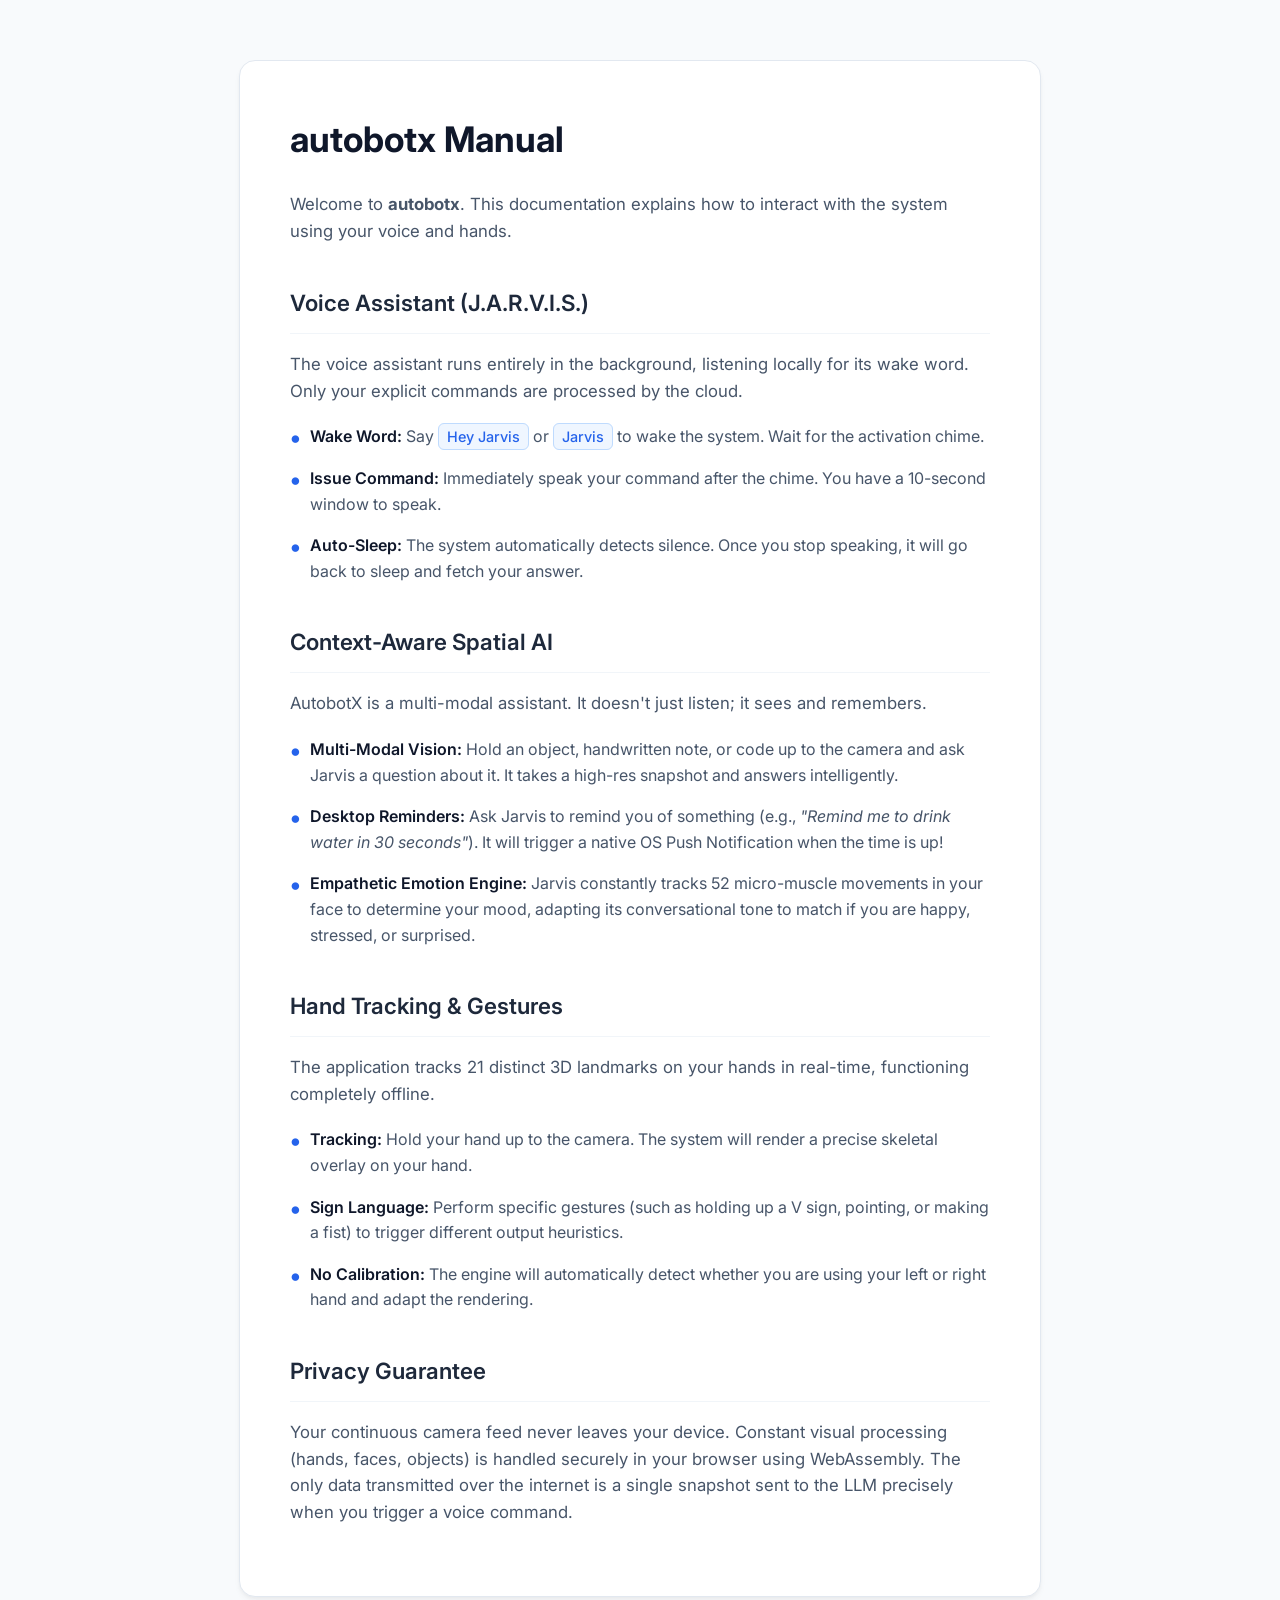
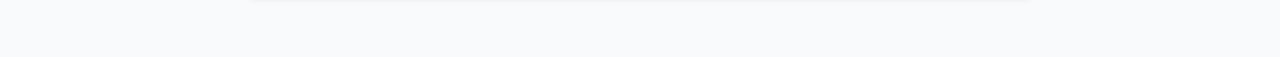
<file: web_app/public/about.html>
<!DOCTYPE html>
<html lang="en">
<head>
    <meta charset="UTF-8">
    <meta name="viewport" content="width=device-width, initial-scale=1.0">
    <title>autobotx - Manual</title>
    <link href="https://fonts.googleapis.com/css2?family=Inter:wght@400;500;600;700&display=swap" rel="stylesheet">
    <style>
        body {
            font-family: 'Inter', -apple-system, BlinkMacSystemFont, "Segoe UI", Roboto, sans-serif;
            background-color: #f8fafc;
            color: #0f172a;
            margin: 0;
            padding: 60px 20px;
            line-height: 1.6;
        }
        .container {
            max-width: 700px;
            margin: 0 auto;
            background: #ffffff;
            padding: 50px;
            border-radius: 16px;
            box-shadow: 0 4px 6px -1px rgba(0, 0, 0, 0.05), 0 2px 4px -1px rgba(0, 0, 0, 0.03);
            border: 1px solid #e2e8f0;
        }
        h1 {
            color: #0f172a;
            margin-top: 0;
            margin-bottom: 24px;
            font-size: 2.2rem;
            font-weight: 700;
        }
        h2 {
            color: #1e293b;
            margin-top: 40px;
            margin-bottom: 16px;
            font-size: 1.4rem;
            font-weight: 600;
            border-bottom: 1px solid #f1f5f9;
            padding-bottom: 12px;
        }
        p {
            color: #475569;
            font-size: 1.05rem;
            margin-bottom: 20px;
        }
        ul {
            list-style: none;
            padding-left: 0;
            margin-bottom: 30px;
        }
        li {
            margin-bottom: 16px;
            padding-left: 20px;
            position: relative;
            color: #475569;
        }
        li::before {
            content: "•";
            color: #2563eb;
            font-weight: bold;
            font-size: 1.5em;
            position: absolute;
            left: 0;
            top: -5px;
        }
        li strong {
            color: #0f172a;
            font-weight: 600;
        }
        .badge {
            background-color: #eff6ff;
            color: #2563eb;
            padding: 4px 8px;
            border-radius: 6px;
            font-size: 0.9em;
            font-weight: 500;
            border: 1px solid #bfdbfe;
        }
    </style>
</head>
<body>
    <div class="container">
        <h1>autobotx Manual</h1>
        <p>Welcome to <strong>autobotx</strong>. This documentation explains how to interact with the system using your voice and hands.</p>

        <h2>Voice Assistant (J.A.R.V.I.S.)</h2>
        <p>The voice assistant runs entirely in the background, listening locally for its wake word. Only your explicit commands are processed by the cloud.</p>
        <ul>
            <li><strong>Wake Word:</strong> Say <span class="badge">Hey Jarvis</span> or <span class="badge">Jarvis</span> to wake the system. Wait for the activation chime.</li>
            <li><strong>Issue Command:</strong> Immediately speak your command after the chime. You have a 10-second window to speak.</li>
            <li><strong>Auto-Sleep:</strong> The system automatically detects silence. Once you stop speaking, it will go back to sleep and fetch your answer.</li>
        </ul>

        <h2>Context-Aware Spatial AI</h2>
        <p>AutobotX is a multi-modal assistant. It doesn't just listen; it sees and remembers.</p>
        <ul>
            <li><strong>Multi-Modal Vision:</strong> Hold an object, handwritten note, or code up to the camera and ask Jarvis a question about it. It takes a high-res snapshot and answers intelligently.</li>
            <li><strong>Desktop Reminders:</strong> Ask Jarvis to remind you of something (e.g., <em>"Remind me to drink water in 30 seconds"</em>). It will trigger a native OS Push Notification when the time is up!</li>
            <li><strong>Empathetic Emotion Engine:</strong> Jarvis constantly tracks 52 micro-muscle movements in your face to determine your mood, adapting its conversational tone to match if you are happy, stressed, or surprised.</li>
        </ul>

        <h2>Hand Tracking & Gestures</h2>
        <p>The application tracks 21 distinct 3D landmarks on your hands in real-time, functioning completely offline.</p>
        <ul>
            <li><strong>Tracking:</strong> Hold your hand up to the camera. The system will render a precise skeletal overlay on your hand.</li>
            <li><strong>Sign Language:</strong> Perform specific gestures (such as holding up a V sign, pointing, or making a fist) to trigger different output heuristics.</li>
            <li><strong>No Calibration:</strong> The engine will automatically detect whether you are using your left or right hand and adapt the rendering.</li>
        </ul>

        <h2>Privacy Guarantee</h2>
        <p>Your continuous camera feed never leaves your device. Constant visual processing (hands, faces, objects) is handled securely in your browser using WebAssembly. The only data transmitted over the internet is a single snapshot sent to the LLM precisely when you trigger a voice command.</p>
    </div>
</body>
</html>
</file>
